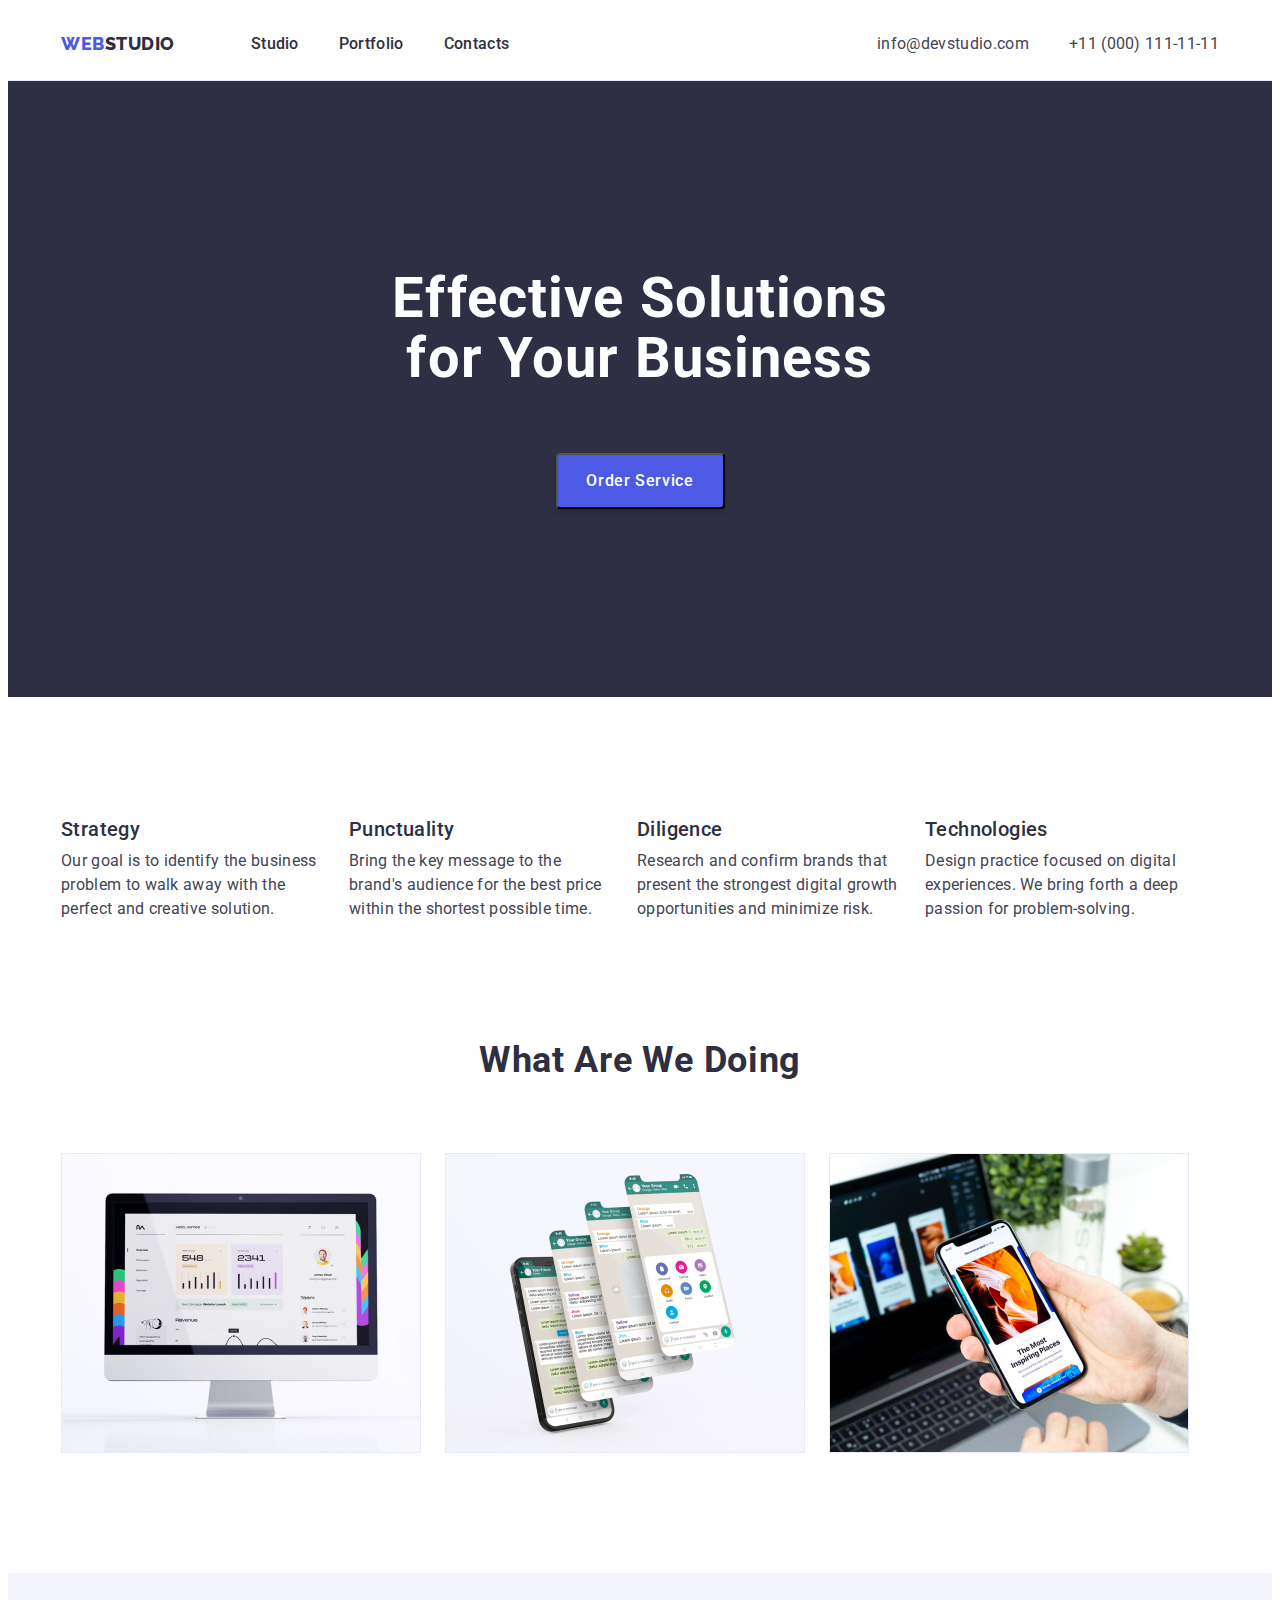
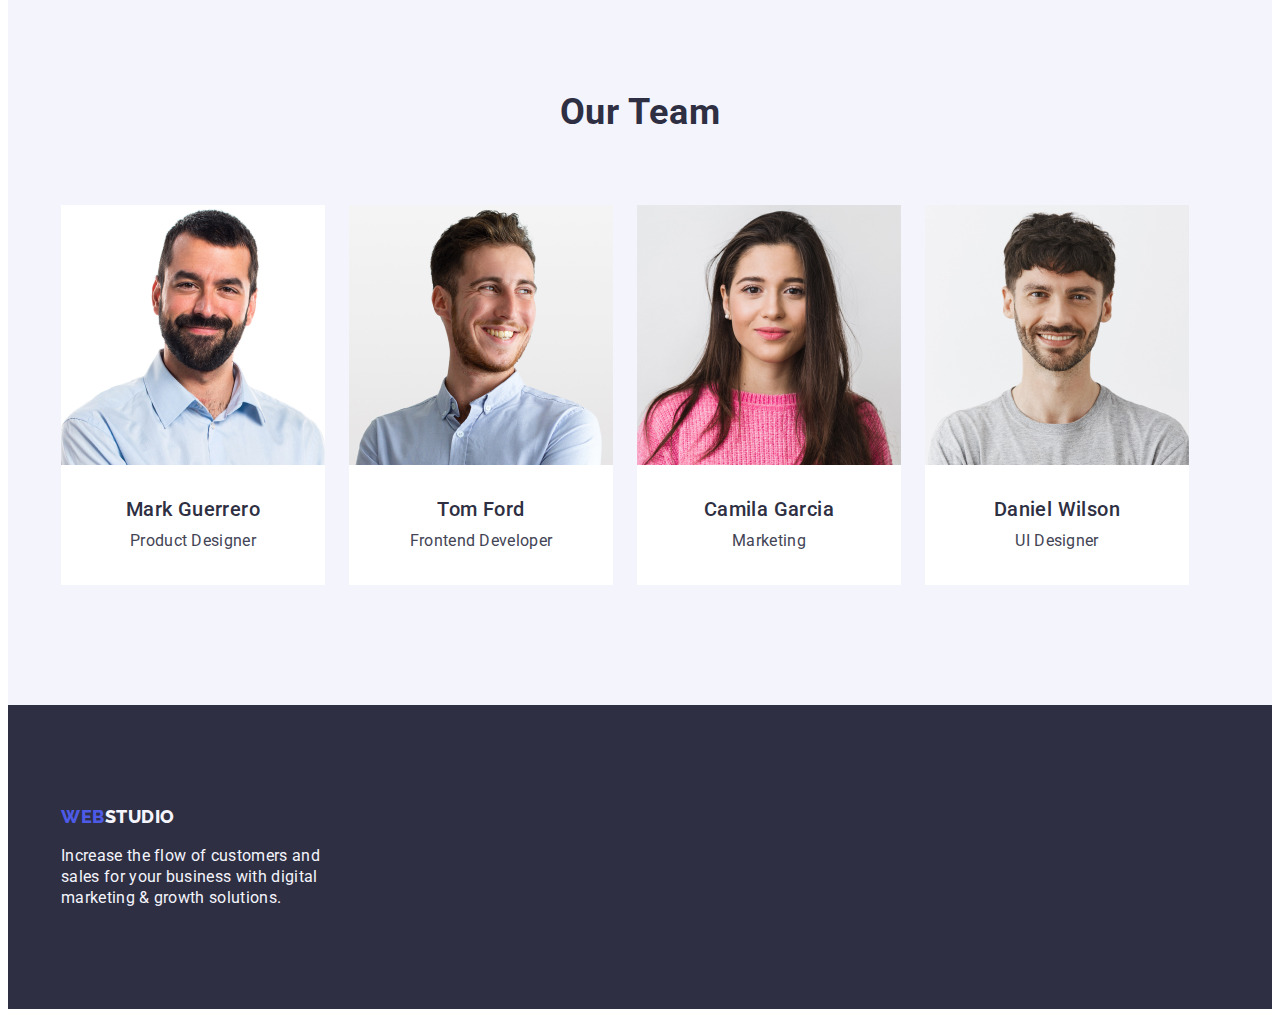
<file: index.html>
<!DOCTYPE html>
<html lang="en">
  <head>
    <meta charset="UTF-8" />
    <meta http-equiv="X-UA-Compatible" content="IE=edge" />
    <meta name="viewport" content="width=device-width, initial-scale=1.0" />
    <title>Maket</title>
    <link rel="preconnect" href="https://fonts.googleapis.com" />
    <link rel="preconnect" href="https://fonts.gstatic.com" crossorigin />
    <link
      href="https://fonts.googleapis.com/css2?family=Raleway:wght@800&family=Roboto:wght@400;500;700;900&display=swap"
      rel="stylesheet"
    />
    <link
      rel="stylesheet"
      href="https://cdnjs.cloudflare.com/ajax/libs/modern-normalize/1.1.0/modern-normalize.min.css"
      integrity="sha512-wpPYUAdjBVSE4KJnH1VR1HeZfpl1ub8YT/NKx4PuQ5NmX2tKuGu6U/JRp5y+Y8XG2tV+wKQpNHVUX03MfMFn9Q=="
      crossorigin="anonymous"
      referrerpolicy="no-referrer"
    />
    <link rel="stylesheet" href="./css/styles.css" />
  </head>

  <body>
    <header class="header">
      <div class="container hed">
        <nav class="header-navigator header-list">
          <a class="logo link" href="./index.html"
            >Web<span class="logo-two link">Studio</span></a
          >
          <ul class="header-list list">
            <li class="link header-item studio">
              <a class="link header-list-item" href="./index.html">Studio</a>
            </li>
            <li class="link header-item portfolio">
              <a class="link header-list-item" href="./portfolio.html"
                >Portfolio</a
              >
            </li>
            <li class="link header-item contacts">
              <a class="link header-list-item" href="">Contacts</a>
            </li>
          </ul>
        </nav>
        <address class="address">
          <ul class="adres-list list header-list">
            <li class="link header-item mail">
              <a class="link adres-list-item" href="mailto:info@devstudio.com"
                >info@devstudio.com</a
              >
            </li>
            <li class="link header-item tel">
              <a class="link adres-list-item" href="tel:+110001111111"
                >+11 (000) 111-11-11</a
              >
            </li>
          </ul>
        </address>
      </div>
    </header>
    <main class="main">
      <section class="section-one">
        <div class="container sec-one">
          <h1 class="title title-one-page">
            Effective Solutions for Your Business
          </h1>
          <button class="button-order" type="button">Order Service</button>
        </div>
      </section>
      <section class="section-two sec-two">
        <div class="container">
          <h2 hidden class="hidden">Working Principles</h2>
          <ul class="list sec-two-list">
            <li class="section-two-item">
              <h3 class="section-two-title">Strategy</h3>
              <p class="section-two-text">
                Our goal is to identify the business problem to walk away with
                the perfect and creative solution.
              </p>
            </li>
            <li class="section-two-item">
              <h3 class="section-two-title">Punctuality</h3>
              <p class="section-two-text">
                Bring the key message to the brand's audience for the best price
                within the shortest possible time.
              </p>
            </li>
            <li class="section-two-item">
              <h3 class="section-two-title">Diligence</h3>
              <p class="section-two-text">
                Research and confirm brands that present the strongest digital
                growth opportunities and minimize risk.
              </p>
            </li>
            <li class="section-two-item">
              <h3 class="section-two-title">Technologies</h3>
              <p class="section-two-text">
                Design practice focused on digital experiences. We bring forth a
                deep passion for problem-solving.
              </p>
            </li>
          </ul>
        </div>
      </section>
      <section class="section-three">
        <div class="container">
          <h2 class="section-three-title">What are we doing</h2>
          <ul class="list section-three-list img-list-one">
            <li class="section-three-img">
              <img
                src="./images/computer.jpg"
                alt="computer"
                width="360"
                height="300"
              />
            </li>
            <li class="section-three-img">
              <img
                src="./images/phone.jpg"
                alt="phone"
                width="360"
                height="300"
              />
            </li>
            <li class="section-three-img">
              <img
                src="./images/phone_hand.jpg"
                alt="phone in hand"
                width="360"
                height="300"
              />
            </li>
          </ul>
        </div>
      </section>
      <section class="section-four">
        <div class="container">
          <h2 class="section-four-title">Our Team</h2>
          <ul class="list section-four-list img-list-one">
            <li class="section-four-item">
              <img
                class="section-four-img"
                src="./images/img_people/mark.jpg"
                alt="man"
                width="264"
                height="260"
              />
              <div class="sec-four-over">
                <h3 class="section-four-photo">Mark Guerrero</h3>
                <p class="profession">Product Designer</p>
              </div>
            </li>
            <li class="section-four-item">
              <img
                class="section-four-img"
                src="./images/img_people/tom.jpg"
                alt="man"
                width="264"
                height="260"
              />
              <div class="sec-four-over">
                <h3 class="section-four-photo">Tom Ford</h3>
                <p class="profession">Frontend Developer</p>
              </div>
            </li>
            <li class="section-four-item">
              <img
                class="section-four-img"
                src="./images/img_people/cam.jpg"
                alt="woman"
                width="264"
                height="260"
              />
              <div class="sec-four-over">
                <h3 class="section-four-photo">Camila Garcia</h3>
                <p class="profession">Marketing</p>
              </div>
            </li>
            <li class="section-four-item">
              <img
                class="section-four-img"
                src="./images/img_people/dan.jpg"
                alt="man"
                width="264"
                height="260"
              />
              <div class="sec-four-over">
                <h3 class="section-four-photo">Daniel Wilson</h3>
                <p class="profession">UI Designer</p>
              </div>
            </li>
          </ul>
        </div>
      </section>
    </main>
    <footer class="footer">
      <div class="container foot">
        <a class="logo logo-down link" href="./index.html"
          >Web<span class="logo-two-footer link">Studio</span></a
        >
        <p class="footer-text">
          Increase the flow of customers and sales for your business with
          digital marketing & growth solutions.
        </p>
      </div>
    </footer>
  </body>
</html>
</file>
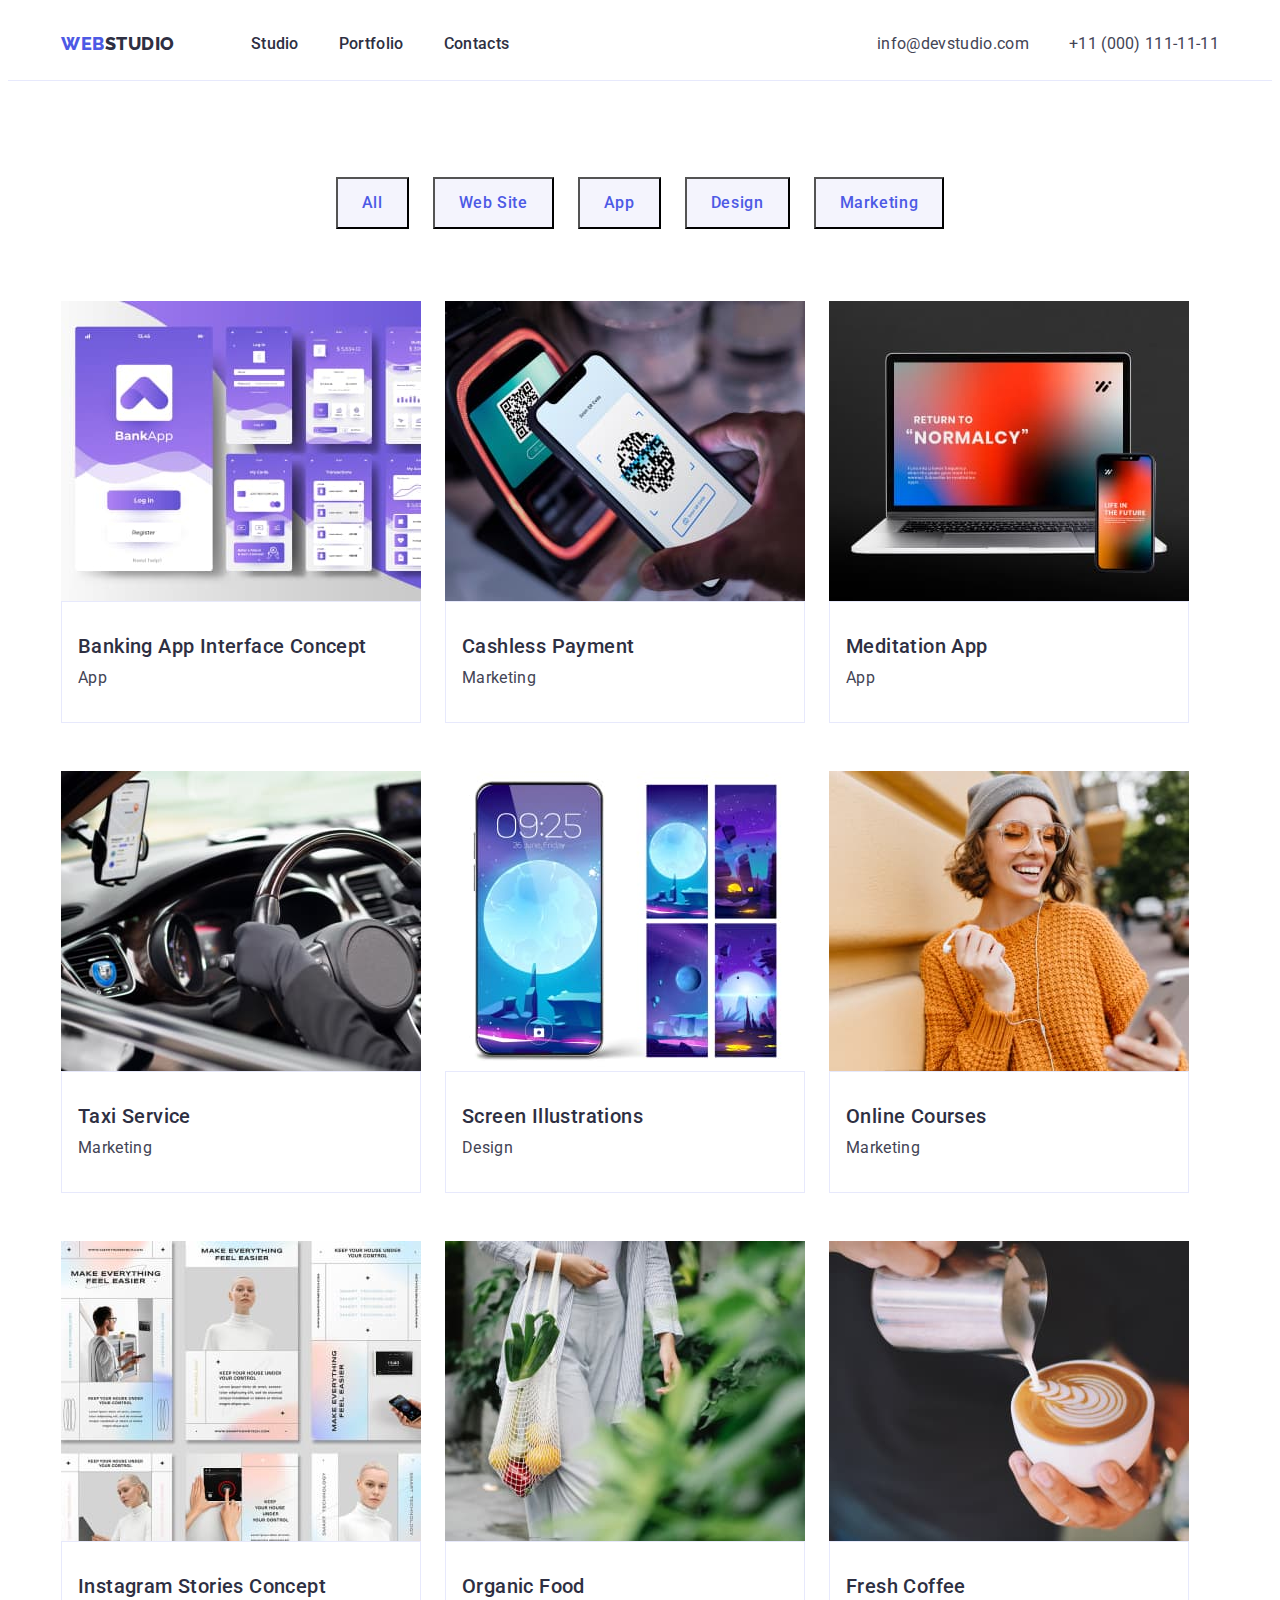
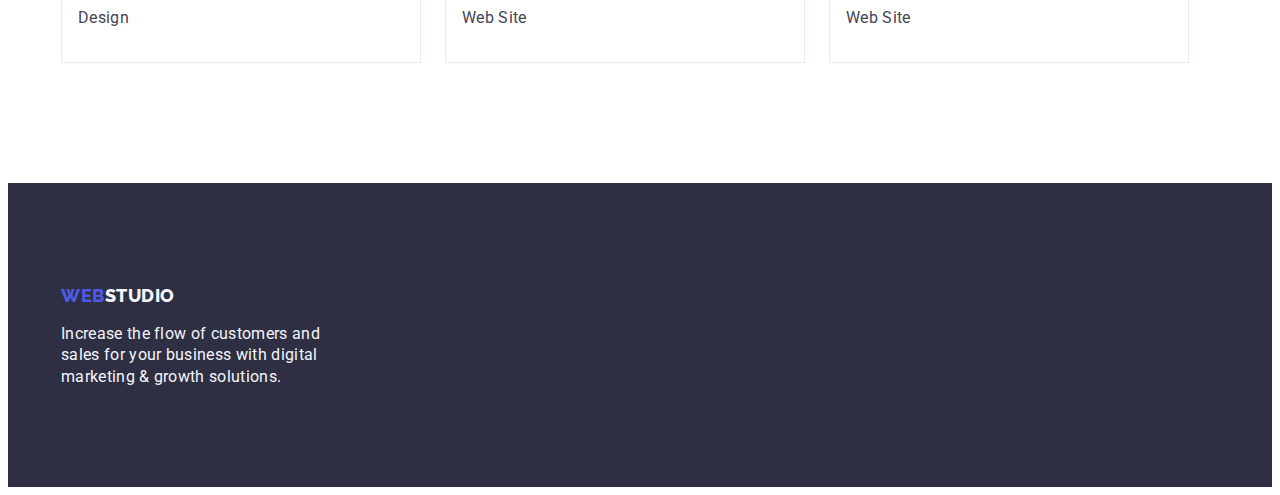
<file: portfolio.html>
<!DOCTYPE html>
<html lang="en">
  <head>
    <meta charset="UTF-8" />
    <meta http-equiv="X-UA-Compatible" content="IE=edge" />
    <meta name="viewport" content="width=device-width, initial-scale=1.0" />
    <title>Maket</title>
    <link rel="preconnect" href="https://fonts.googleapis.com" />
    <link rel="preconnect" href="https://fonts.gstatic.com" crossorigin />
    <link
      href="https://fonts.googleapis.com/css2?family=Raleway:wght@800&family=Roboto:wght@400;500;700;900&display=swap"
      rel="stylesheet"
    />
    <link
      rel="stylesheet"
      href="https://cdnjs.cloudflare.com/ajax/libs/modern-normalize/1.1.0/modern-normalize.min.css"
      integrity="sha512-wpPYUAdjBVSE4KJnH1VR1HeZfpl1ub8YT/NKx4PuQ5NmX2tKuGu6U/JRp5y+Y8XG2tV+wKQpNHVUX03MfMFn9Q=="
      crossorigin="anonymous"
      referrerpolicy="no-referrer"
    />
    <link rel="stylesheet" href="./css/styles.css" />
  </head>
  <body>
    <header class="header">
      <div class="container hed">
        <nav class="header-navigator header-list">
          <a class="logo link" href="./index.html"
            >Web<span class="logo-two link">Studio</span></a
          >
          <ul class="header-list list">
            <li class="link header-item studio">
              <a class="link header-list-item" href="./index.html">Studio</a>
            </li>
            <li class="link header-item portfolio">
              <a class="link header-list-item" href="./portfolio.html"
                >Portfolio</a
              >
            </li>
            <li class="link header-item contacts">
              <a class="link header-list-item" href="">Contacts</a>
            </li>
          </ul>
        </nav>
        <address class="address">
          <ul class="adres-list list header-list">
            <li class="link header-item mail">
              <a class="link adres-list-item" href="mailto:info@devstudio.com"
                >info@devstudio.com</a
              >
            </li>
            <li class="link header-item tel">
              <a class="link adres-list-item" href="tel:+110001111111"
                >+11 (000) 111-11-11</a
              >
            </li>
          </ul>
        </address>
      </div>
    </header>
    <main class="main">
      <section class="but-two-sec">
        <div class="container">
          <h1 class="hidden" hidden>Page two</h1>
          <ul class="list two-section-one-list button-two">
            <li>
              <button
                class="link type-all two-section-one-item-button"
                type="button"
              >
                All
              </button>
            </li>
            <li>
              <button
                class="link type-website two-section-one-item-button"
                type="button"
              >
                Web Site
              </button>
            </li>
            <li>
              <button
                class="link type-app two-section-one-item-button"
                type="button"
              >
                App
              </button>
            </li>
            <li>
              <button
                class="link type-design two-section-one-item-button"
                type="button"
              >
                Design
              </button>
            </li>
            <li>
              <button
                class="link type-marketing two-section-one-item-button"
                type="button"
              >
                Marketing
              </button>
            </li>
          </ul>
          <ul class="list two-section-list img-list-two">
            <li class="two-section-item">
              <a class="link" href="">
                <img
                  src="./images/img_people/img_portfolio/banking.jpg"
                  alt="banking"
                  width="360"
                  height="300"
                />
                <div class="page-two-over">
                  <h2 class="servise">Banking App Interface Concept</h2>
                  <p class="two-text">App</p>
                </div>
              </a>
            </li>
            <li class="two-section-item">
              <a class="link" href="">
                <img
                  src="./images/img_people/img_portfolio/cashless.jpg"
                  alt="cashless"
                  width="360"
                  height="300"
                />
                <div class="page-two-over">
                  <h2 class="servise">Cashless Payment</h2>
                  <p class="two-text">Marketing</p>
                </div>
              </a>
            </li>
            <li class="two-section-item">
              <a class="link" href="">
                <img
                  src="./images/img_people/img_portfolio/meditation.jpg"
                  alt="meditation"
                  width="360"
                  height="300"
                />
                <div class="page-two-over">
                  <h2 class="servise">Meditation App</h2>
                  <p class="two-text">App</p>
                </div>
              </a>
            </li>
            <li class="two-section-item">
              <a class="link" href="">
                <img
                  src="./images/img_people/img_portfolio/taxi.jpg"
                  alt="taxi"
                  width="360"
                  height="300"
                />
                <div class="page-two-over">
                  <h2 class="servise">Taxi Service</h2>
                  <p class="two-text">Marketing</p>
                </div>
              </a>
            </li>
            <li class="two-section-item">
              <a class="link" href="">
                <img
                  src="./images/img_people/img_portfolio/screen.jpg"
                  alt="screen"
                  width="360"
                  height="300"
                />
                <div class="page-two-over">
                  <h2 class="servise">Screen Illustrations</h2>
                  <p class="two-text">Design</p>
                </div>
              </a>
            </li>
            <li class="two-section-item">
              <a class="link" href="">
                <img
                  src="./images/img_people/img_portfolio/online.jpg"
                  alt="online"
                  width="360"
                  height="300"
                />
                <div class="page-two-over">
                  <h2 class="servise">Online Courses</h2>
                  <p class="two-text">Marketing</p>
                </div>
              </a>
            </li>
            <li class="two-section-item">
              <a class="link" href="">
                <img
                  src="./images/img_people/img_portfolio/instagram.jpg"
                  alt="instagram"
                  width="360"
                  height="300"
                />
                <div class="page-two-over">
                  <h2 class="servise">Instagram Stories Concept</h2>
                  <p class="two-text">Design</p>
                </div>
              </a>
            </li>
            <li class="two-section-item">
              <a class="link" href="">
                <img
                  src="./images/img_people/img_portfolio/organic.jpg"
                  alt="organic"
                  width="360"
                  height="300"
                />
                <div class="page-two-over">
                  <h2 class="servise">Organic Food</h2>
                  <p class="two-text">Web Site</p>
                </div>
              </a>
            </li>
            <li class="two-section-item">
              <a class="link" href="">
                <img
                  src="./images/img_people/img_portfolio/fresh_coffee.jpg"
                  alt="coffee"
                  width="360"
                  height="300"
                />
                <div class="page-two-over">
                  <h2 class="servise">Fresh Coffee</h2>
                  <p class="two-text">Web Site</p>
                </div>
              </a>
            </li>
          </ul>
        </div>
      </section>
    </main>
    <footer class="footer">
      <div class="container foot">
        <a class="logo logo-down link" href="./index.html"
          >Web<span class="logo-two-footer link">Studio</span></a
        >
        <p class="footer-text">
          Increase the flow of customers and sales for your business with
          digital marketing & growth solutions.
        </p>
      </div>
    </footer>
  </body>
</html>
</file>
<file: css/styles.css>
:root {
  --color-body: #434455;
  --brand-color: #ffffff;
  --hover-order: #404bbf;
  --button-normal: #4d5ae5;
}

body {
  font-family: "Roboto", sans-serif;
  background-color: var(--brand-color);
  color: var(--color-body);
}

h1,
h2,
h3,
h4,
h5,
h6,
p {
  margin: 0;
}

ul {
  margin: 0;
  padding-left: 0;
}

button {
  cursor: pointer;
}

address {
  font-style: normal;
}

img {
  display: block;
}

.list {
  list-style: none;
}

.link {
  text-decoration: none;
}

.item {
  list-style: none;
  text-decoration: none;
}

.container {
  width: 1158px;
  padding-left: 15px;
  padding-right: 15px;
  margin: 0 auto;
}

/* header */

.header {
  box-sizing: border-box;
  background: var(--brand-color);
  border-bottom: 1px solid #e7e9fc;
}

.header-list-item {
  font-weight: 500;
  font-size: 16px;
  line-height: 1.33;
  letter-spacing: 0.02em;
  color: #2e2f42;
}
.adres-list-tel,
.adres-list-mail {
  font-size: 16px;
  line-height: 1.33;
  letter-spacing: 0.02em;
  color: #434455;
}

.address {
  font-style: normal;
}

/* footer */

.footer {
  background: #2e2f42;
}

.footer-text {
  font-size: 16px;
  line-height: 1.33;
  letter-spacing: 0.02em;
  color: #f4f4fd;
}

/* buttom-logo-href */

.logo {
  font-weight: 800;
  font-size: 18px;
  line-height: 1.17;
  display: flex;
  align-items: center;
  letter-spacing: 0.03em;
  text-transform: uppercase;
  color: #4d5ae5;
  font-family: "Raleway", sans-serif;
  text-decoration: none;
}

.logo-two {
  color: #2e2f42;
}

.logo-two-footer {
  font-weight: 800;
  font-size: 18px;
  line-height: 1.17;
  display: flex;
  align-items: center;
  letter-spacing: 0.03em;
  text-transform: uppercase;
  color: #f4f4fd;
}

.header {
  background: #ffffff;
  border-bottom: 1px solid #e7e9fc;
}

.adres-list-item {
  font-size: 16px;
  line-height: 1.5;
  letter-spacing: 0.02em;
  color: #434455;
}

.adres-list-item:hover,
.adres-list-item:focus {
  color: #404bbf;
}

.header-list-item {
  font-weight: 500;
  font-size: 16px;
  line-height: 1.5;
  letter-spacing: 0.02em;
  color: #2e2f42;
}

.header-list-item:hover,
.header-list-item:focus {
  color: #404bbf;
}

.button-order {
  font-family: "Roboto", sans-serif;
  background: var(--button-normal);
  box-shadow: 0px 4px 4px rgba(0, 0, 0, 0.15);
  border-radius: 4px;
  font-weight: 500;
  font-size: 16px;
  line-height: 1.5;
  display: flex;
  align-items: center;
  letter-spacing: 0.04em;
  color: var(--brand-color);
  flex: none;
  order: 0;
  flex-grow: 0;
  cursor: pointer;
}

.button-order:hover {
  background-color: var(--hover-order);
}

.button-order:focus {
  background-color: var(--hover-order);
}

.two-section-one-item-button {
  font-family: "Roboto", sans-serif;
  background: #f4f4fd;
  font-weight: 500;
  font-size: 16px;
  line-height: 1.5;
  letter-spacing: 0.04em;
  color: #4d5ae5;
  cursor: pointer;
}

.two-section-one-item-button:hover {
  color: var(--brand-color);
  background-color: var(--hover-order);
}

.two-section-one-item-button:focus {
  background-color: var(--hover-order);
  color: var(--brand-color);
}

.adres-list-mail,
.adres-list-tel {
  font-size: 16px;
  line-height: 1.5;
  letter-spacing: 0.02em;
  color: #434455;
}

.adres-list-mail:hover,
.adres-list-mail:focus {
  color: #404bbf;
}

/* main page one */

.section-one {
  background: #2e2f42;
}

.title {
  font-weight: 700;
  font-size: 56px;
  line-height: 1.07;
  text-align: center;
  letter-spacing: 0.02em;
  color: #ffffff;
}

.section-two-title {
  font-weight: 500;
  font-size: 20px;
  line-height: 1.2;
  letter-spacing: 0.02em;
  color: #2e2f42;
}

.section-two-text {
  font-size: 16px;
  line-height: 1.5;
  letter-spacing: 0.02em;
  color: #434455;
}

.section-three-title {
  font-size: 36px;
  line-height: 1.11;
  text-align: center;
  letter-spacing: 0.02em;
  text-transform: capitalize;
  color: #2e2f42;
}

.section-four-title {
  font-weight: 700;
  font-size: 36px;
  line-height: 1.11;
  text-align: center;
  letter-spacing: 0.02em;
  text-transform: capitalize;
  color: #2e2f42;
}

.section-four {
  background: #f4f4fd;
}

.section-four-item {
  background-color: var(--brand-color);
}

.section-four-photo {
  font-weight: 500;
  font-size: 20px;
  line-height: 1.2;
  letter-spacing: 0.02em;
  color: #2e2f42;
}

.profession {
  line-height: 1.5;
  letter-spacing: 0.02em;
  color: #434455;
}

/* main page two */

.servise {
  font-weight: 500;
  font-size: 20px;
  line-height: 1.2;
  letter-spacing: 0.02em;
  color: #2e2f42;
}

.two-text {
  font-size: 16px;
  line-height: 1.5;
  letter-spacing: 0.02em;
  color: #434455;
}

/* Boxing header*/

.hed {
  display: flex;
  align-items: center;
  height: 72px;
}

.header-list {
  display: flex;
  margin-right: auto;
}

.logo {
  margin-right: 76px;
}
.studio,
.portfolio,
.mail {
  margin-right: 40px;
}
/* Boxing footer */

.footer {
  padding-top: 101.5px;
  padding-bottom: 100px;
}

.logo-down {
  margin-bottom: 17.5px;
}

.footer-text {
  max-width: 264px;
}

/* Boxing page 1 */

.section-one {
  padding-top: 188px;
  padding-bottom: 188px;
}

.title-one-page {
  max-width: 496px;
  margin-left: auto;
  margin-right: auto;
  margin-bottom: 64px;
}

.button-order {
  margin-top: 48px;
  margin-right: 635px;
  margin-bottom: 188px;
  margin-left: 636px;
  width: 169px;
  height: 56px;
  display: block;
  margin: 0 auto;
}

.img-list-one {
  display: flex;
  flex-wrap: wrap;
  gap: 24px;
}

.sec-two {
  padding-top: 120px;
  padding-bottom: 120px;
}

.sec-two-list {
  display: flex;
  align-items: center;
  gap: 24px;
}

.section-two-title {
  margin-bottom: 8px;
}

.section-two-item {
  max-width: 264px;
}

.section-three {
  padding-bottom: 120px;
}

.section-three-title {
  margin-bottom: 72px;
}

.section-four {
  padding-top: 120px;
  padding-bottom: 120px;
}

.section-four-title {
  margin-bottom: 72px;
}

.sec-four-over {
  text-align: center;
  padding-top: 32px;
  padding-bottom: 32px;
}

.section-four-photo {
  margin-bottom: 8px;
}

/* Page two type */

.type-all,
.type-website,
.type-app,
.type-design,
.type-marketing {
  padding: 12px 24px 12px 24px;
}

/* Boxing page 2*/

.button-two {
  display: flex;
  justify-content: center;
}

.img-list-two {
  display: flex;
  flex-wrap: wrap;
  gap: 24px;
  grid-row-gap: 48px;
}

.but-two-sec {
  padding-top: 96px;
}

.two-section-one-list {
  margin-bottom: 72px;
  gap: 24px;
}

.img-list-two {
  padding-bottom: 120px;
}

.page-two-over {
  border: 1px solid #e7e9fc;
  padding-top: 32px;
  padding-bottom: 32px;
  padding-left: 16px;
}

.two-text {
  margin-top: 8px;
}
</file>
